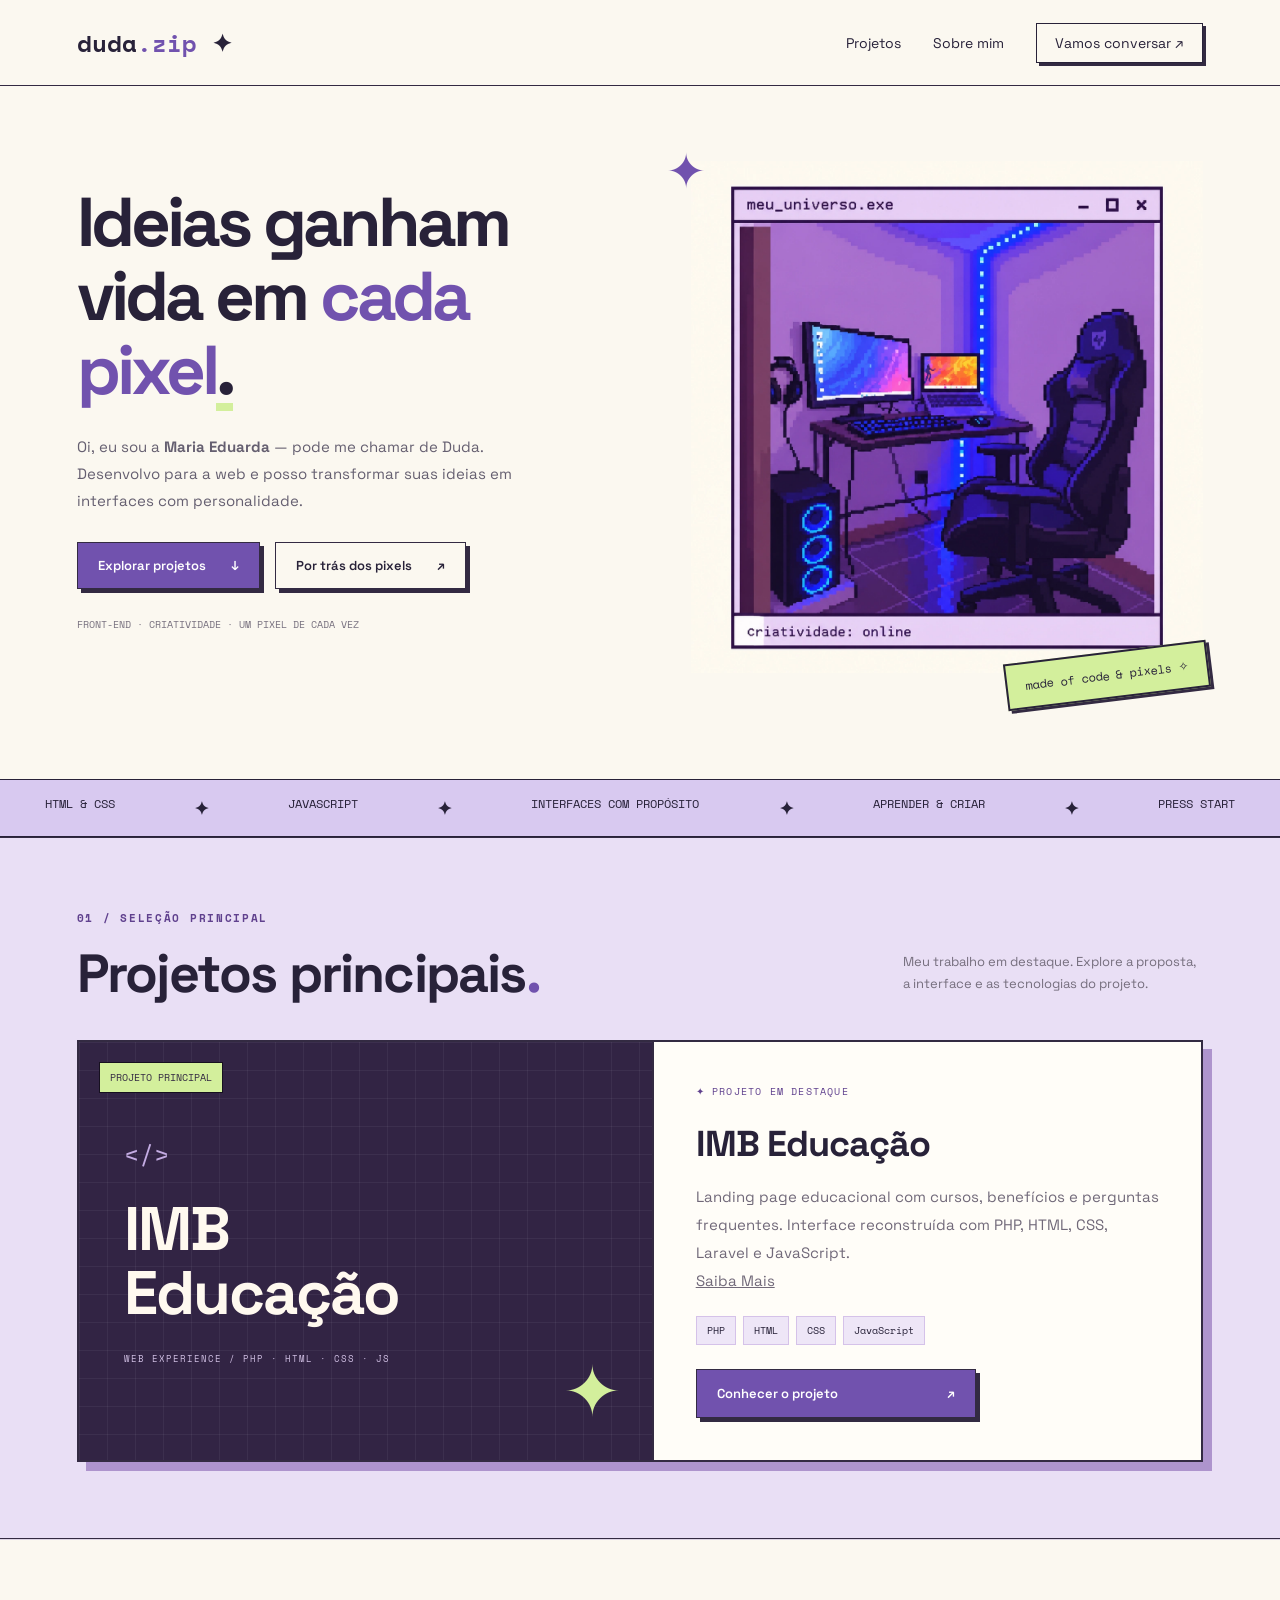
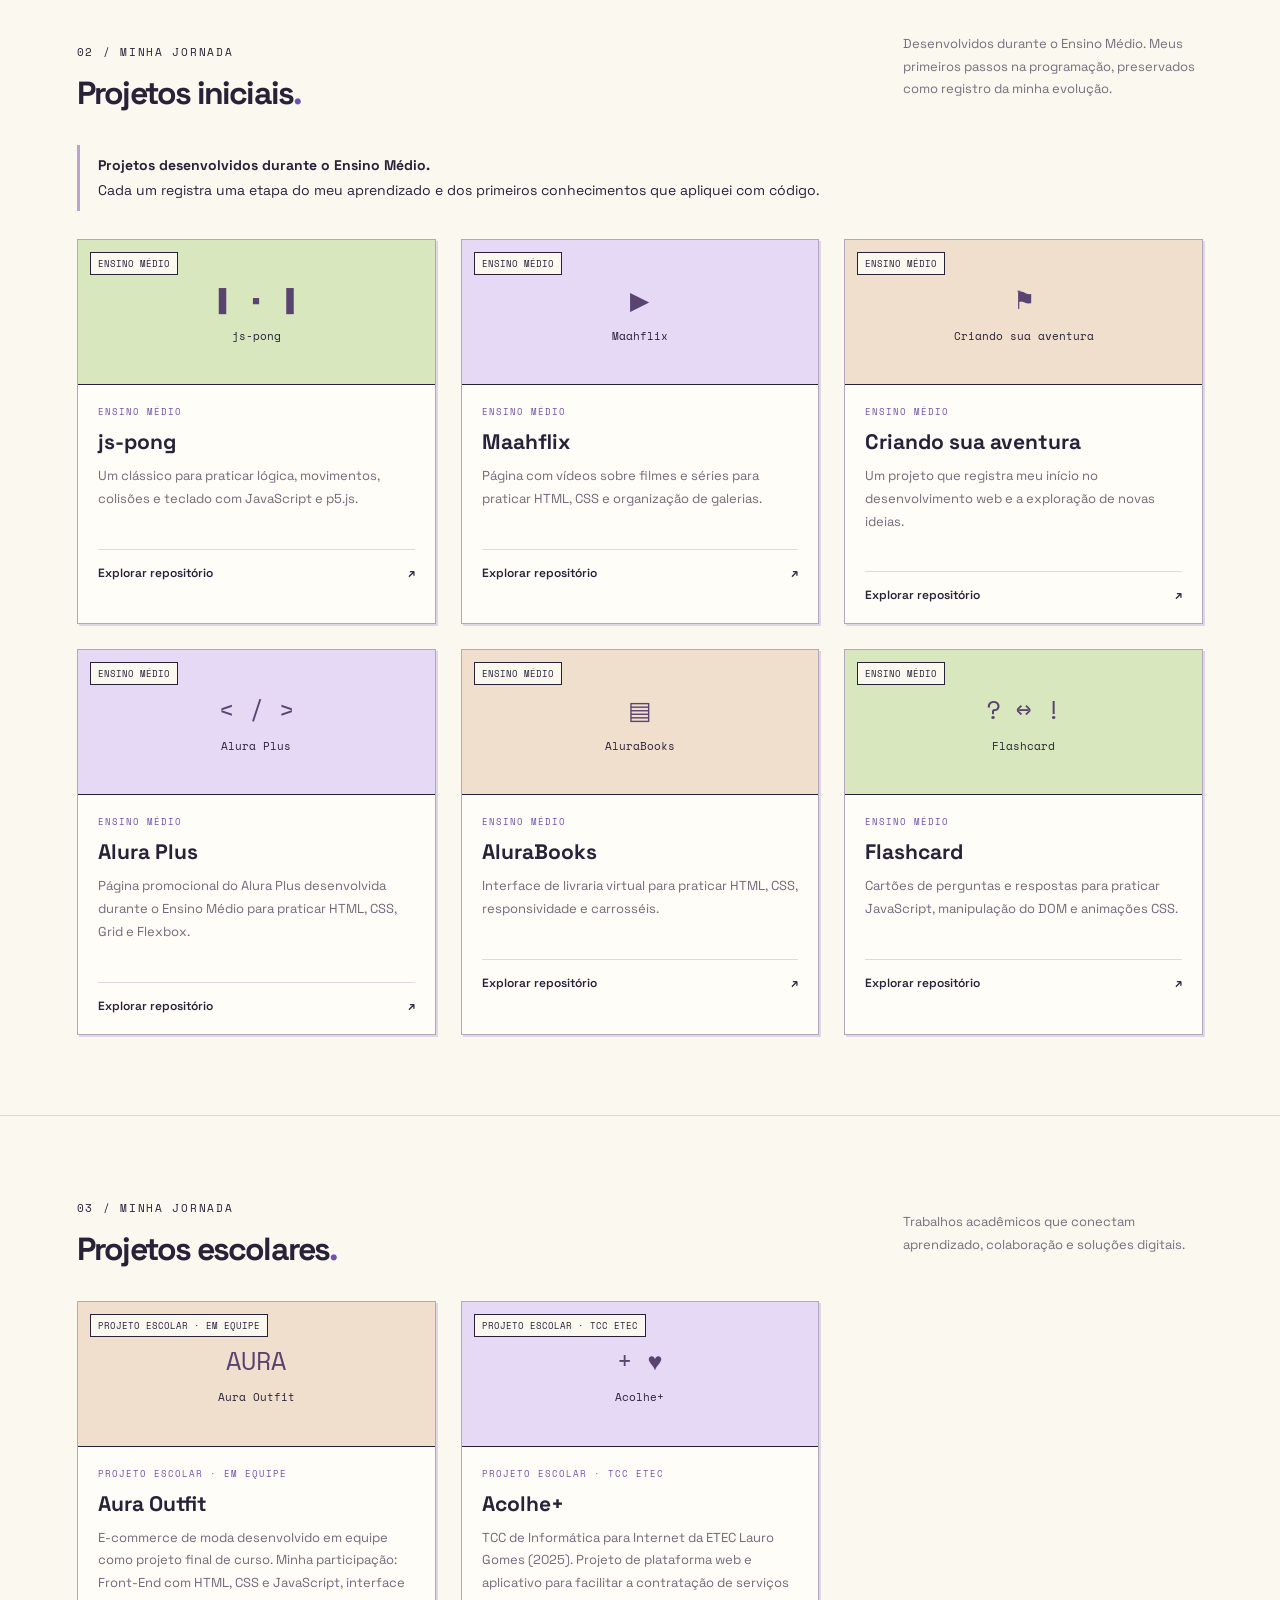
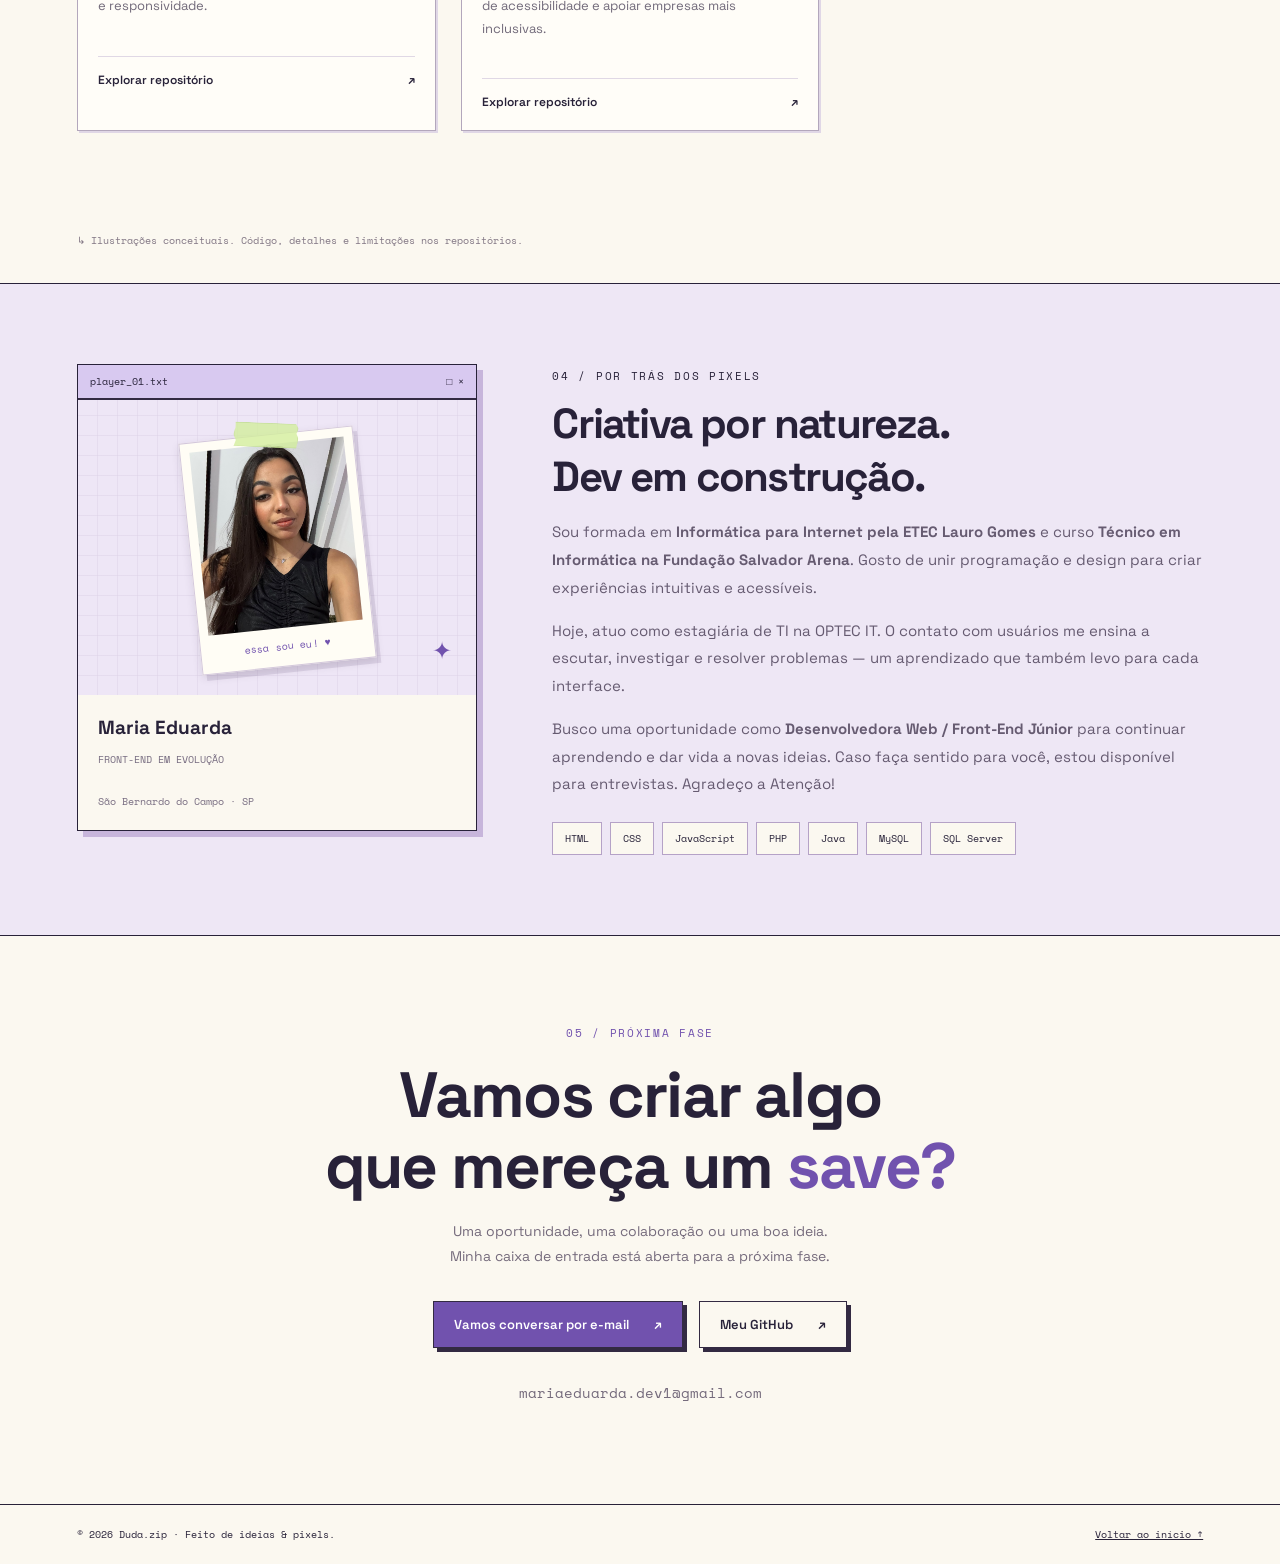
<file: index.html>
<!doctype html>
<html lang="pt-BR">

<head>
    <meta charset="utf-8">
    <meta name="viewport" content="width=device-width, initial-scale=1">
    <meta name="description"
        content="Maria Eduarda — desenvolvimento web, interfaces e ideias em construção. Explore meu portfólio de projetos.">
    <title>Duda.zip • Portfólio</title>
    <link rel="stylesheet" href="styles.css">
</head>

<body><a href="#conteudo" class="skip">Ir para o conteúdo</a>
    <header><a href="#" class="logo">duda<span>.zip</span> ✦</a>
        <nav aria-label="Principal"><a href="#projetos">Projetos</a><a href="#sobre">Sobre mim</a><a
                href="#contato">Vamos conversar ↗</a></nav>
    </header>
    <main id="conteudo">
        <section class="hero">
            <div>
                <h1>Ideias ganham<br>vida em <span>cada</span><br><span>pixel</span><em>.</em></h1>
                <p class="intro">Oi, eu sou a <strong>Maria Eduarda</strong> — pode me chamar de Duda. Desenvolvo para a
                    web e posso transformar suas ideias em interfaces com personalidade.</p>
                <div class="actions"><a class="btn" href="#projetos">Explorar projetos <span>↓</span></a><a
                        class="btn light" href="#sobre">Por trás dos pixels <span>↗</span></a></div>
                <p class="tiny">FRONT-END · CRIATIVIDADE · UM PIXEL DE CADA VEZ</p>
            </div>
            <div class="hero-art"><span class="spark" aria-hidden="true">✦</span><img class="universe-image"
                    src="assets/meu-universo.webp" width="1254" height="1254"
                    alt="Meu universo gamer em pixel art: computador, notebook e cadeira gamer com iluminação roxa e azul, na janela meu_universo.exe. Criatividade: online."
                    fetchpriority="high" />
                <div class="sticker">made of code & pixels ✧</div>
            </div>
        </section>
        <div class="ticker" aria-hidden="true"><span>HTML &
                CSS</span><b>✦</b><span>JAVASCRIPT</span><b>✦</b><span>INTERFACES COM
                PROPÓSITO</span><b>✦</b><span>APRENDER & CRIAR</span><b>✦</b><span>PRESS START</span></div>
        <section id="projetos" class="section project-section">
            <div class="section-head">
                <div><span class="eyebrow">01 / SELEÇÃO PRINCIPAL</span>
                    <h2>Projetos principais<span class="star">.</span></h2>
                </div>
                <p>Meu trabalho em destaque. Explore a proposta, a interface e as tecnologias do projeto.</p>
            </div>
            <div class="grid featured-grid">
                <article class="project">
                    <div class="preview books"><span class="num">PROJETO PRINCIPAL</span>
                        <div class="project-art" aria-hidden="true">
                            <span>&lt;/&gt;</span><strong>IMB<br>Educação</strong><small>WEB EXPERIENCE / PHP · HTML ·
                                CSS · JS</small></div>
                    </div>
                    <div class="card-body"><span class="category featured-label">✦ PROJETO EM DESTAQUE</span>
                        <h3>IMB Educação</h3>
                        <p>Landing page educacional com cursos, benefícios e perguntas frequentes. Interface
                            reconstruída com PHP, HTML, CSS, Laravel e JavaScript. <br> <a href="sobreimb.html">Saiba Mais</a>
                        <div class="feature-tech" aria-label="Saiba mais sobre o projeto IMB">
                            <span>PHP</span><span>HTML</span><span>CSS</span><span>JavaScript</span></div><a
                            class="project-link" href="https://github.com/duda-zip/imbProject" target="_blank"
                            rel="noopener">Conhecer o projeto <span>↗</span></a>
                    </div>
                </article>
            </div>
        </section>
        <section id="projetos-iniciais" class="section project-section">
            <div class="section-head">
                <div><span class="eyebrow">02 / MINHA JORNADA</span>
                    <h2>Projetos iniciais<span class="star">.</span></h2>
                </div>
                <p>Desenvolvidos durante o Ensino Médio. Meus primeiros passos na programação, preservados como registro
                    da minha evolução.</p>
            </div>
            <p class="school-note"><strong>Projetos desenvolvidos durante o Ensino Médio.</strong> Cada um registra uma
                etapa do meu aprendizado e dos primeiros conhecimentos que apliquei com código.</p>
            <div class="grid ">
                <article class="project">
                    <div class="preview pong"><span class="num">ENSINO MÉDIO</span>
                        <div class="project-art" aria-hidden="true"><span>▌ ▪ ▐</span><strong>js-pong</strong></div>
                    </div>
                    <div class="card-body"><span class="category">ENSINO MÉDIO</span>
                        <h3>js-pong</h3>
                        <p>Um clássico para praticar lógica, movimentos, colisões e teclado com JavaScript e p5.js.</p>
                        <a class="project-link" href="https://github.com/duda-zip/js-pong" target="_blank"
                            rel="noopener">Explorar repositório <span>↗</span></a>
                    </div>
                </article>
                <article class="project">
                    <div class="preview books"><span class="num">ENSINO MÉDIO</span>
                        <div class="project-art" aria-hidden="true"><span>▶</span><strong>Maahflix</strong></div>
                    </div>
                    <div class="card-body"><span class="category">ENSINO MÉDIO</span>
                        <h3>Maahflix</h3>
                        <p>Página com vídeos sobre filmes e séries para praticar HTML, CSS e organização de galerias.
                        </p><a class="project-link" href="https://github.com/duda-zip/Maahflix" target="_blank"
                            rel="noopener">Explorar repositório <span>↗</span></a>
                    </div>
                </article>
                <article class="project">
                    <div class="preview adventure"><span class="num">ENSINO MÉDIO</span>
                        <div class="project-art" aria-hidden="true"><span>⚑</span><strong>Criando sua aventura</strong>
                        </div>
                    </div>
                    <div class="card-body"><span class="category">ENSINO MÉDIO</span>
                        <h3>Criando sua aventura</h3>
                        <p>Um projeto que registra meu início no desenvolvimento web e a exploração de novas ideias.</p>
                        <a class="project-link" href="https://github.com/duda-zip/criando-sua-aventura" target="_blank"
                            rel="noopener">Explorar repositório <span>↗</span></a>
                    </div>
                </article>
                <article class="project">
                    <div class="preview books"><span class="num">ENSINO MÉDIO</span>
                        <div class="project-art" aria-hidden="true"><span>&lt; / &gt;</span><strong>Alura Plus</strong>
                        </div>
                    </div>
                    <div class="card-body"><span class="category">ENSINO MÉDIO</span>
                        <h3>Alura Plus</h3>
                        <p>Página promocional do Alura Plus desenvolvida durante o Ensino Médio para praticar HTML, CSS,
                            Grid e Flexbox.</p><a class="project-link"
                            href="https://github.com/duda-zip/maria-eduarda-projeto-3-bi-alura-" target="_blank"
                            rel="noopener">Explorar repositório <span>↗</span></a>
                    </div>
                </article>
                <article class="project">
                    <div class="preview adventure"><span class="num">ENSINO MÉDIO</span>
                        <div class="project-art" aria-hidden="true"><span>▤</span><strong>AluraBooks</strong></div>
                    </div>
                    <div class="card-body"><span class="category">ENSINO MÉDIO</span>
                        <h3>AluraBooks</h3>
                        <p>Interface de livraria virtual para praticar HTML, CSS, responsividade e carrosséis.</p><a
                            class="project-link" href="https://github.com/duda-zip/alurabook2" target="_blank"
                            rel="noopener">Explorar repositório <span>↗</span></a>
                    </div>
                </article>
                <article class="project">
                    <div class="preview pong"><span class="num">ENSINO MÉDIO</span>
                        <div class="project-art" aria-hidden="true"><span>? ↔ !</span><strong>Flashcard</strong></div>
                    </div>
                    <div class="card-body"><span class="category">ENSINO MÉDIO</span>
                        <h3>Flashcard</h3>
                        <p>Cartões de perguntas e respostas para praticar JavaScript, manipulação do DOM e animações
                            CSS.</p><a class="project-link" href="https://github.com/duda-zip/flachcard" target="_blank"
                            rel="noopener">Explorar repositório <span>↗</span></a>
                    </div>
                </article>
            </div>
        </section>
        <section id="projetos-escolares" class="section project-section">
            <div class="section-head">
                <div><span class="eyebrow">03 / MINHA JORNADA</span>
                    <h2>Projetos escolares<span class="star">.</span></h2>
                </div>
                <p>Trabalhos acadêmicos que conectam aprendizado, colaboração e soluções digitais.</p>
            </div>
            <div class="grid ">
                <article class="project">
                    <div class="preview adventure"><span class="num">PROJETO ESCOLAR · EM EQUIPE</span>
                        <div class="project-art" aria-hidden="true"><span>AURA</span><strong>Aura Outfit</strong></div>
                    </div>
                    <div class="card-body"><span class="category">PROJETO ESCOLAR · EM EQUIPE</span>
                        <h3>Aura Outfit</h3>
                        <p>E-commerce de moda desenvolvido em equipe como projeto final de curso. Minha participação:
                            Front-End com HTML, CSS e JavaScript, interface e responsividade.</p><a class="project-link"
                            href="https://github.com/duda-zip/aura-outfit" target="_blank" rel="noopener">Explorar
                            repositório <span>↗</span></a>
                    </div>
                </article>
                <article class="project">
                    <div class="preview books"><span class="num">PROJETO ESCOLAR · TCC ETEC</span>
                        <div class="project-art" aria-hidden="true"><span>+ ♥</span><strong>Acolhe+</strong></div>
                    </div>
                    <div class="card-body"><span class="category">PROJETO ESCOLAR · TCC ETEC</span>
                        <h3>Acolhe+</h3>
                        <p>TCC de Informática para Internet da ETEC Lauro Gomes (2025). Projeto de plataforma web e
                            aplicativo para facilitar a contratação de serviços de acessibilidade e apoiar empresas mais
                            inclusivas.</p><a class="project-link" href="https://github.com/duda-zip/acolhe-"
                            target="_blank" rel="noopener">Explorar repositório <span>↗</span></a>
                    </div>
                </article>
            </div>
        </section>
        <p class="footnote" style="padding:0 6% 25px">↳ Ilustrações conceituais. Código, detalhes e limitações nos
            repositórios.</p>
        <div class="about-wrap">
            <section class="section about" id="sobre">
                <div class="profile-window">
                    <div class="bar"><span>player_01.txt</span><span aria-hidden="true">□ ×</span></div>
                    <div class="avatar photo-board">
                        <figure class="photo-note"><span class="photo-tape" aria-hidden="true"></span><img
                                src="assets/maria-eduarda.jpg" alt="Foto de Maria Eduarda" width="1200" height="1600"
                                loading="lazy">
                            <figcaption>essa sou eu! <span aria-hidden="true">♥</span></figcaption>
                        </figure><span class="board-spark" aria-hidden="true">✦</span>
                    </div>
                    <div class="profile-meta"><strong>Maria Eduarda</strong><span>FRONT-END EM EVOLUÇÃO<br><br>São
                            Bernardo do Campo · SP</span></div>
                </div>
                <div class="about-copy"><span class="eyebrow">04 / POR TRÁS DOS PIXELS</span>
                    <h2>Criativa por natureza.<br>Dev em construção.</h2>
                    <p>Sou formada em <strong>Informática para Internet pela ETEC Lauro Gomes</strong> e curso
                        <strong>Técnico em Informática na Fundação Salvador Arena</strong>. Gosto de unir programação e
                        design para criar experiências intuitivas e acessíveis.</p>
                    <p>Hoje, atuo como estagiária de TI na OPTEC IT. O contato com usuários me ensina a escutar,
                        investigar e resolver problemas — um aprendizado que também levo para cada interface.</p>
                    <p>Busco uma oportunidade como <strong>Desenvolvedora Web / Front-End Júnior</strong> para continuar
                        aprendendo e dar vida a novas ideias. Caso faça sentido para você, estou disponível para entrevistas. Agradeço a Atenção! </p>
                    <div class="skills" aria-label="Conhecimentos">
                        <span>HTML</span><span>CSS</span><span>JavaScript</span><span>PHP</span><span>Java</span><span>MySQL</span><span>SQL
                            Server</span></div>
                </div>
            </section>
        </div>
        <section class="contact" id="contato"><span class="eyebrow">05 / PRÓXIMA FASE</span>
            <h2>Vamos criar algo<br>que mereça um <span class="star">save?</span></h2>
            <p>Uma oportunidade, uma colaboração ou uma boa ideia.<br>Minha caixa de entrada está aberta para a próxima
                fase.</p><a class="btn" href="mailto:mariaeduarda.dev1@gmail.com">Vamos conversar por e-mail
                <span>↗</span></a><a class="btn light" href="https://github.com/duda-zip" target="_blank"
                rel="noopener">Meu GitHub <span>↗</span></a>
            <p class="tiny">mariaeduarda.dev1@gmail.com</p>
        </section>
    </main>
    <footer><span>© <span id="year">2026</span> Duda.zip · Feito de ideias & pixels.</span><a href="#">Voltar ao início
            ↑</a></footer>
    <script src="script.js" defer></script>
</body>

</html>
</file>
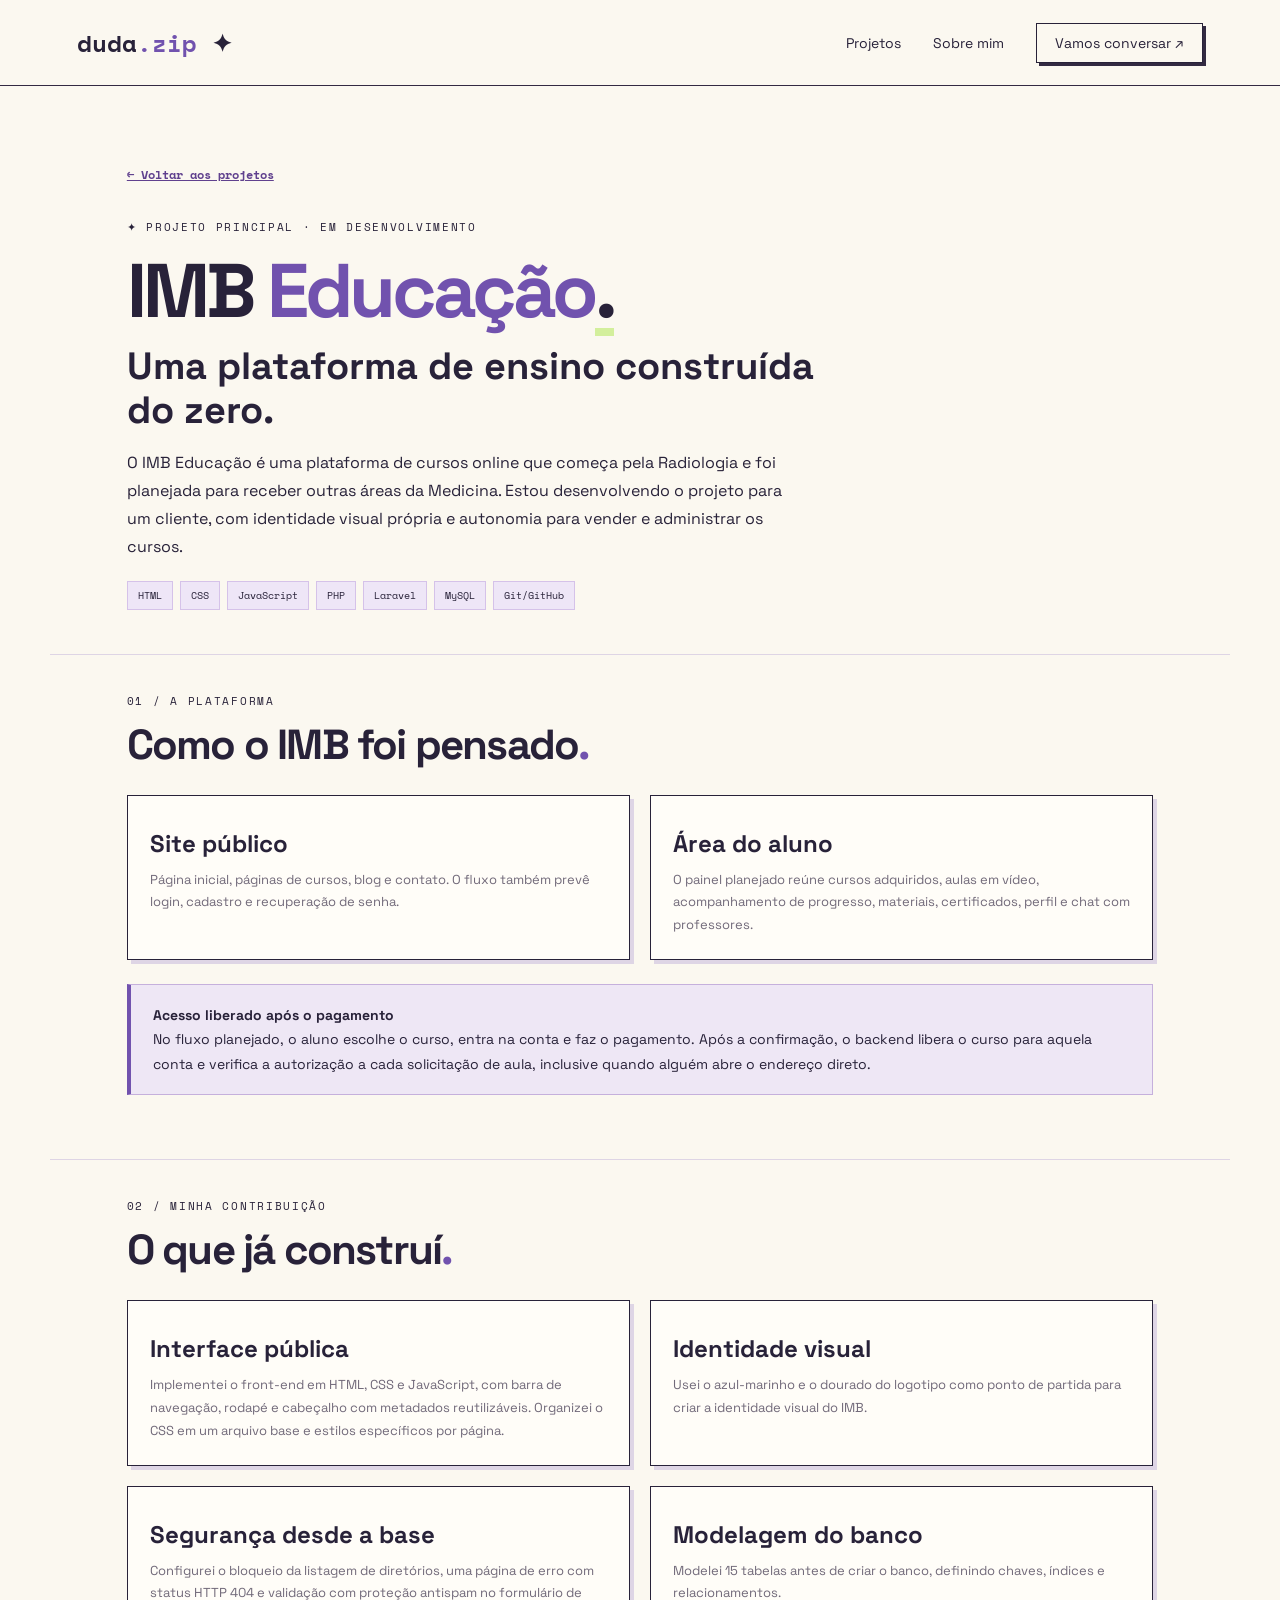
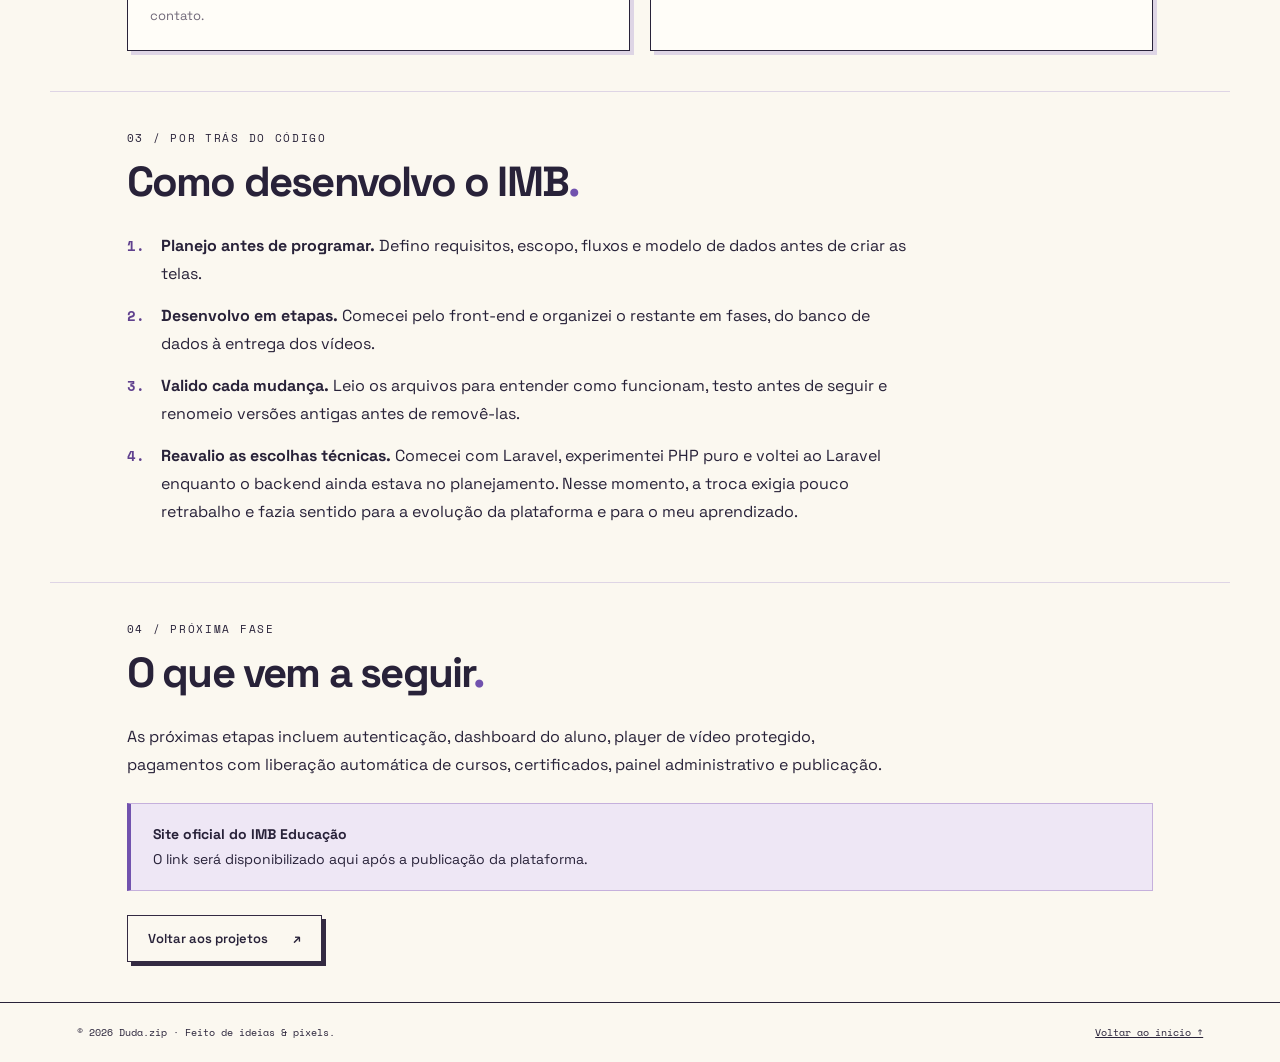
<file: sobreimb.html>
<!DOCTYPE html>
<html lang="en">
<head>
    <meta charset="UTF-8">
    <meta name="viewport" content="width=device-width, initial-scale=1.0">
    <meta name="description"
        content="Maria Eduarda — desenvolvimento do Projeto Imb">
    <title>Projeto IMB Educação</title>
 <link rel="stylesheet" href="styles.css">
</head>
<body>
  <a class="skip" href="#conteudo">Ir para o conteúdo</a>
  <header>
    <a href="index.html" class="logo">duda<span>.zip</span> ✦</a>
    <nav aria-label="Principal">
      <a href="index.html#projetos">Projetos</a>
      <a href="index.html#sobre">Sobre mim</a>
      <a href="index.html#contato">Vamos conversar ↗</a>
    </nav>
  </header>

  <main id="conteudo" class="case-study">
    <section class="section case-intro" aria-labelledby="titulo">
      <a class="case-back" href="index.html#projetos">← Voltar aos projetos</a>
      <span class="eyebrow">✦ PROJETO PRINCIPAL · EM DESENVOLVIMENTO</span>
      <h1 id="titulo">IMB <span>Educação</span><em>.</em></h1>
      <p class="case-subtitle">Uma plataforma de ensino construída do zero.</p>
      <p class="case-description">O IMB Educação é uma plataforma de cursos online que começa pela Radiologia e foi planejada para receber outras áreas da Medicina. Estou desenvolvendo o projeto para um cliente, com identidade visual própria e autonomia para vender e administrar os cursos.</p>
      <div class="feature-tech" aria-label="Tecnologias do projeto">
        <span>HTML</span><span>CSS</span><span>JavaScript</span><span>PHP</span><span>Laravel</span><span>MySQL</span><span>Git/GitHub</span>
      </div>
    </section>

    <section class="section case-section" aria-labelledby="funciona">
      <span class="eyebrow">01 / A PLATAFORMA</span>
      <h2 id="funciona">Como o IMB foi pensado<span class="star">.</span></h2>
      <div class="case-grid">
        <article class="project card-body">
          <h3>Site público</h3>
          <p>Página inicial, páginas de cursos, blog e contato. O fluxo também prevê login, cadastro e recuperação de senha.</p>
        </article>
        <article class="project card-body">
          <h3>Área do aluno</h3>
          <p>O painel planejado reúne cursos adquiridos, aulas em vídeo, acompanhamento de progresso, materiais, certificados, perfil e chat com professores.</p>
        </article>
      </div>
      <p class="school-note"><strong>Acesso liberado após o pagamento</strong> No fluxo planejado, o aluno escolhe o curso, entra na conta e faz o pagamento. Após a confirmação, o backend libera o curso para aquela conta e verifica a autorização a cada solicitação de aula, inclusive quando alguém abre o endereço direto.</p>
    </section>

    <section class="section case-section" aria-labelledby="construcao">
      <span class="eyebrow">02 / MINHA CONTRIBUIÇÃO</span>
      <h2 id="construcao">O que já construí<span class="star">.</span></h2>
      <div class="case-grid">
        <article class="project card-body">
          <h3>Interface pública</h3>
          <p>Implementei o front-end em HTML, CSS e JavaScript, com barra de navegação, rodapé e cabeçalho com metadados reutilizáveis. Organizei o CSS em um arquivo base e estilos específicos por página.</p>
        </article>
        <article class="project card-body">
          <h3>Identidade visual</h3>
          <p>Usei o azul-marinho e o dourado do logotipo como ponto de partida para criar a identidade visual do IMB.</p>
        </article>
        <article class="project card-body">
          <h3>Segurança desde a base</h3>
          <p>Configurei o bloqueio da listagem de diretórios, uma página de erro com status HTTP 404 e validação com proteção antispam no formulário de contato.</p>
        </article>
        <article class="project card-body">
          <h3>Modelagem do banco</h3>
          <p>Modelei 15 tabelas antes de criar o banco, definindo chaves, índices e relacionamentos.</p>
        </article>
      </div>
    </section>

    <section class="section case-section" aria-labelledby="processo">
      <span class="eyebrow">03 / POR TRÁS DO CÓDIGO</span>
      <h2 id="processo">Como desenvolvo o IMB<span class="star">.</span></h2>
      <ol class="case-process">
        <li><strong>Planejo antes de programar.</strong> Defino requisitos, escopo, fluxos e modelo de dados antes de criar as telas.</li>
        <li><strong>Desenvolvo em etapas.</strong> Comecei pelo front-end e organizei o restante em fases, do banco de dados à entrega dos vídeos.</li>
        <li><strong>Valido cada mudança.</strong> Leio os arquivos para entender como funcionam, testo antes de seguir e renomeio versões antigas antes de removê-las.</li>
        <li><strong>Reavalio as escolhas técnicas.</strong> Comecei com Laravel, experimentei PHP puro e voltei ao Laravel enquanto o backend ainda estava no planejamento. Nesse momento, a troca exigia pouco retrabalho e fazia sentido para a evolução da plataforma e para o meu aprendizado.</li>
      </ol>
    </section>

    <section class="section case-section" aria-labelledby="proximas">
      <span class="eyebrow">04 / PRÓXIMA FASE</span>
      <h2 id="proximas">O que vem a seguir<span class="star">.</span></h2>
      <p>As próximas etapas incluem autenticação, dashboard do aluno, player de vídeo protegido, pagamentos com liberação automática de cursos, certificados, painel administrativo e publicação.</p>
      <div class="case-launch school-note">
        <strong>Site oficial do IMB Educação</strong>
        <p>O link será disponibilizado aqui após a publicação da plataforma.</p>
      </div>
      <a class="btn light" href="index.html#projetos">Voltar aos projetos <span aria-hidden="true">↗</span></a>
    </section>
  </main>

  <footer>
    <span>© <span id="year">2026</span> Duda.zip · Feito de ideias &amp; pixels.</span>
    <a href="#">Voltar ao início ↑</a>
  </footer>
  <script src="script.js" defer></script>
</body>
</html>
</file>
<file: styles.css>
@import url("https://fonts.googleapis.com/css2?family=Space+Grotesk:wght@400;500;600;700&family=Space+Mono:wght@400;700&display=swap");
:root {
  --ink: #282239;
  --paper: #fbf8f0;
  --purple: #7152ae;
  --lilac: #d8c9f0;
  --green: #d3ef9c;
  --line: #332a42;
}
* {
  box-sizing: border-box;
}
html {
  scroll-behavior: smooth;
  scroll-padding-top: 100px;
}
body {
  margin: 0;
  background: var(--paper);
  color: var(--ink);
  font:
    16px "Space Grotesk",
    sans-serif;
}
a {
  color: inherit;
}
button {
  font: inherit;
  cursor: pointer;
}
button,
a {
  touch-action: manipulation;
}
a:focus-visible,
button:focus-visible {
  outline: 3px solid #7d4ac9;
  outline-offset: 5px;
}
.mono,
.eyebrow,
.tag,
.num {
  font-family: "Space Mono", monospace;
}
header {
  height: 86px;
  border-bottom: 1.5px solid var(--line);
  display: flex;
  align-items: center;
  justify-content: space-between;
  padding: 0 6%;
  background: var(--paper);
}
.logo {
  font:
    bold 24px "Space Mono",
    monospace;
  text-decoration: none;
}
.logo span {
  color: var(--purple);
}
nav {
  display: flex;
  gap: 32px;
  align-items: center;
}
nav a {
  text-decoration: none;
  font-size: 14px;
}
nav a:last-child {
  border: 1.5px solid;
  padding: 10px 18px;
  box-shadow: 3px 3px 0 var(--line);
}
main {
  overflow: hidden;
}
.hero {
  position: relative;
  display: grid;
  grid-template-columns: 1.12fr 1fr;
  gap: 40px;
  padding: 75px 6% 80px;
  max-width: 1600px;
  margin: auto;
}
.eyebrow {
  font-size: 11px;
  text-transform: uppercase;
  letter-spacing: 1.7px;
}
.status {
  display: inline-flex;
  align-items: center;
  gap: 9px;
  background: #edf3dd;
  border: 1px solid #a0ac85;
  padding: 8px 12px;
  font-size: 10px;
  letter-spacing: 0.7px;
}
.dot {
  width: 7px;
  height: 7px;
  background: #587a34;
  box-shadow: 2px 2px 0 #bccd9c;
}
h1 {
  font-size: clamp(48px, 5.4vw, 82px);
  line-height: 1.07;
  letter-spacing: -4px;
  margin: 25px 0;
}
h1 span {
  color: var(--purple);
}
h1 em {
  font-style: normal;
  position: relative;
}
h1 em:after {
  content: "";
  position: absolute;
  bottom: 3px;
  left: 0;
  width: 100%;
  height: 8px;
  background: var(--green);
  z-index: -1;
}
.intro {
  max-width: 440px;
  line-height: 1.8;
  color: #655f70;
  font-size: 15px;
}
.actions {
  display: flex;
  gap: 15px;
  margin: 28px 0;
}
.btn {
  display: inline-flex;
  gap: 25px;
  align-items: center;
  padding: 14px 20px;
  border: 1.5px solid var(--line);
  box-shadow: 4px 4px 0 var(--line);
  background: var(--purple);
  color: white;
  text-decoration: none;
  font-size: 13px;
  font-weight: 600;
}
.btn:hover {
  transform: translate(2px, 2px);
  box-shadow: 2px 2px 0 var(--line);
}
.btn.light {
  background: var(--paper);
  color: var(--ink);
}
.tiny {
  font:
    10px "Space Mono",
    monospace;
  color: #78717f;
}
.hero-art {
  position: relative;
  align-self: center;
  padding: 10px 6px 26px;
}
.window {
  border: 2px solid var(--line);
  box-shadow: 8px 8px 0 #c6b6dd;
  background: #eee6fa;
  transform: rotate(2deg);
}
.bar {
  height: 35px;
  border-bottom: 2px solid var(--line);
  display: flex;
  align-items: center;
  justify-content: space-between;
  padding: 0 12px;
  font:
    10px "Space Mono",
    monospace;
  background: var(--lilac);
}
.controls {
  letter-spacing: 5px;
}
.scene {
  width: 100%;
  display: block;
  image-rendering: pixelated;
  background: #eadff9;
}
.caption {
  padding: 12px;
  background: #fffaf3;
  border-top: 2px solid;
  font:
    10px "Space Mono",
    monospace;
  display: flex;
  justify-content: space-between;
}
.sticker {
  position: absolute;
  right: -6px;
  bottom: 0;
  background: var(--green);
  border: 2px solid;
  box-shadow: 3px 3px 0 var(--line);
  padding: 13px 18px;
  transform: rotate(-7deg);
  font:
    12px "Space Mono",
    monospace;
}
.spark {
  position: absolute;
  left: -25px;
  top: -20px;
  font-size: 48px;
  color: var(--purple);
}
.ticker {
  background: var(--lilac);
  border-block: 1.5px solid;
  display: flex;
  justify-content: space-around;
  gap: 30px;
  padding: 15px 20px;
  font:
    12px "Space Mono",
    monospace;
  white-space: nowrap;
  overflow: hidden;
}
.ticker b {
  font-size: 18px;
}
.section {
  padding: 80px 6%;
  max-width: 1600px;
  margin: auto;
}
.section-head {
  display: flex;
  align-items: end;
  justify-content: space-between;
  gap: 20px;
  margin-bottom: 32px;
}
h2 {
  font-size: 42px;
  letter-spacing: -1.8px;
  margin: 12px 0 0;
}
.section-head p {
  font-size: 13px;
  color: #756e7d;
  max-width: 300px;
  line-height: 1.7;
}
.filters {
  display: flex;
  gap: 9px;
  margin: 28px 0;
}
.filter {
  border: 1px solid #b6aebd;
  background: transparent;
  padding: 8px 16px;
  font:
    11px "Space Mono",
    monospace;
}
.filter.active {
  background: var(--ink);
  color: white;
  border-color: var(--ink);
}
.grid {
  display: grid;
  grid-template-columns: repeat(3, 1fr);
  gap: 25px;
}
.project {
  border: 1.5px solid;
  background: #fffdf8;
  box-shadow: 4px 4px 0 #ded5e5;
  display: flex;
  flex-direction: column;
}
.project[hidden] {
  display: none;
}
.preview {
  height: 205px;
  position: relative;
  overflow: hidden;
  display: grid;
  place-items: center;
  border-bottom: 1.5px solid;
}
.num {
  position: absolute;
  left: 12px;
  top: 12px;
  font-size: 9px;
  background: var(--paper);
  padding: 4px 7px;
  border: 1px solid;
}
.books {
  background: #e6d9f6;
}
.mini-browser {
  width: 78%;
  background: #fffefb;
  box-shadow: 6px 6px 0 #b19acb;
  border: 1px solid #6c5688;
  transform: rotate(-5deg);
}
.mini-bar {
  padding: 7px;
  border-bottom: 1px solid;
  font: 7px monospace;
}
.mini-title {
  text-align: center;
  background: #372755;
  color: white;
  padding: 13px;
  font-size: 12px;
}
.shelf {
  display: flex;
  gap: 10px;
  justify-content: center;
  padding: 20px;
}
.book {
  height: 55px;
  width: 36px;
  background: #e8b571;
  box-shadow: 2px 2px 0 #ccc;
  border-left: 4px solid #bd884b;
}
.book:nth-child(2) {
  background: #a4b4d5;
  border-color: #6c83af;
}
.book:nth-child(3) {
  background: #b3c892;
  border-color: #8caa64;
}
.pong {
  background: #d9e7be;
}
.court {
  width: 76%;
  height: 135px;
  background: #252932;
  border: 5px solid #f1f5dd;
  box-shadow: 6px 6px 0 #a1b57d;
  position: relative;
}
.court:before {
  content: "01    02";
  position: absolute;
  inset: 8px;
  text-align: center;
  color: #e9f4c8;
  font: 20px monospace;
  white-space: pre;
}
.court:after {
  content: "";
  position: absolute;
  left: 50%;
  top: 40px;
  bottom: 8px;
  border-left: 2px dashed #87926d;
}
.paddle {
  position: absolute;
  left: 10px;
  top: 62px;
  width: 5px;
  height: 29px;
  background: #d7edab;
}
.paddle.right {
  left: auto;
  right: 10px;
  top: 78px;
}
.ball {
  position: absolute;
  left: 60%;
  top: 60px;
  width: 7px;
  height: 7px;
  background: #d7edab;
}
.adventure {
  background: #f1dfcd;
}
.landscape {
  width: 100%;
  height: 100%;
  position: relative;
  background: linear-gradient(#dce8d0 65%, #89a176 65% 73%, #6f7e58 73%);
  image-rendering: pixelated;
}
.mountain {
  position: absolute;
  bottom: 32%;
  width: 140px;
  height: 100px;
  background: #a7b79a;
  clip-path: polygon(50% 0, 100% 100%, 0 100%);
}
.mountain.a {
  left: 10%;
}
.mountain.b {
  right: 0;
  height: 135px;
  background: #bac9a9;
}
.trail {
  position: absolute;
  bottom: 0;
  left: 38%;
  width: 65px;
  height: 60px;
  background: #d2bd96;
  transform: skewX(-25deg);
}
.flag {
  position: absolute;
  left: 55%;
  bottom: 27%;
  height: 50px;
  border-left: 4px solid #473c43;
}
.flag:after {
  content: "";
  display: block;
  width: 25px;
  height: 18px;
  background: #9879b8;
}
.card-body {
  padding: 22px;
  flex: 1;
  display: flex;
  flex-direction: column;
}
.category {
  font:
    9px "Space Mono",
    monospace;
  text-transform: uppercase;
  letter-spacing: 1px;
  color: var(--purple);
}
h3 {
  font-size: 24px;
  margin: 10px 0;
}
.card-body p {
  font-size: 13px;
  line-height: 1.75;
  color: #716979;
  margin: 0 0 18px;
}
.tags {
  display: flex;
  flex-wrap: wrap;
  gap: 6px;
  margin-top: auto;
}
.tag {
  font-size: 9px;
  border: 1px solid #d5ccd9;
  padding: 4px 7px;
}
.project-link {
  margin-top: 20px;
  padding-top: 15px;
  border-top: 1px solid #e0d8e5;
  display: flex;
  justify-content: space-between;
  text-decoration: none;
  font-size: 12px;
  font-weight: 600;
}
.footnote {
  font:
    10px "Space Mono",
    monospace;
  color: #807583;
  margin-top: 22px;
}
.about-wrap {
  background: #eee7f5;
  border-block: 1.5px solid;
}
.about {
  display: grid;
  grid-template-columns: 0.8fr 1.3fr;
  gap: 75px;
}
.profile-window {
  background: var(--paper);
  border: 1.5px solid;
  box-shadow: 6px 6px 0 #c7b5db;
  align-self: start;
}
.avatar {
  padding: 35px;
  text-align: center;
  font:
    54px "Space Mono",
    monospace;
  color: var(--purple);
  background:
    repeating-linear-gradient(
      0deg,
      transparent,
      transparent 19px,
      #ddd2e7 20px
    ),
    repeating-linear-gradient(90deg, #eee6f6, #eee6f6 19px, #ddd2e7 20px);
}
.profile-meta {
  padding: 20px;
}
.profile-meta strong {
  display: block;
  font-size: 19px;
  margin-bottom: 7px;
}
.profile-meta span {
  font:
    10px "Space Mono",
    monospace;
  color: #776c80;
}
.about-copy p {
  line-height: 1.85;
  font-size: 15px;
  color: #665b71;
}
.skills {
  display: flex;
  flex-wrap: wrap;
  gap: 8px;
  margin-top: 24px;
}
.skills span {
  background: var(--paper);
  border: 1px solid #b5a2c7;
  padding: 8px 12px;
  font:
    10px "Space Mono",
    monospace;
}
.contact {
  text-align: center;
  padding: 85px 6%;
}
.contact h2 {
  font-size: clamp(35px, 5vw, 65px);
  max-width: 760px;
  margin: 18px auto;
  line-height: 1.1;
}
.contact p {
  color: #756b7c;
  font-size: 14px;
  line-height: 1.8;
}
.contact .btn {
  margin: 18px 8px;
}
.contact .eyebrow {
  color: var(--purple);
}
footer {
  padding: 22px 6%;
  border-top: 1px solid;
  display: flex;
  justify-content: space-between;
  font:
    10px "Space Mono",
    monospace;
}
.star {
  color: var(--purple);
}
.skip {
  position: fixed;
  top: -100px;
  z-index: 9;
  background: white;
  padding: 10px;
}
.skip:focus {
  top: 10px;
}
@media (max-width: 900px) {
  .hero {
    gap: 20px;
    padding-top: 45px;
  }
  h1 {
    letter-spacing: -2px;
  }
  .grid {
    grid-template-columns: 1fr 1fr;
  }
  .about {
    gap: 35px;
  }
  .hero-art {
    padding-right: 10px;
  }
  .spark {
    display: none;
  }
  nav {
    gap: 18px;
  }
  .preview {
    height: 185px;
  }
}
@media (max-width: 650px) {
  header {
    height: 75px;
    padding: 0 6%;
  }
  .logo {
    font-size: 20px;
  }
  nav {
    gap: 13px;
  }
  nav a {
    font-size: 11px;
  }
  nav a:last-child {
    padding: 8px;
  }
  .hero {
    grid-template-columns: 1fr;
    padding: 38px 6% 50px;
    gap: 24px;
  }
  h1 {
    font-size: 53px;
  }
  .hero-art {
    max-width: 460px;
    width: 95%;
    margin: auto;
  }
  .intro {
    font-size: 14px;
  }
  .grid {
    grid-template-columns: 1fr;
  }
  .section {
    padding: 50px 6%;
  }
  .section-head {
    display: block;
  }
  h2 {
    font-size: 34px;
  }
  .section-head p {
    max-width: 100%;
  }
  .about {
    grid-template-columns: 1fr;
    gap: 35px;
  }
  .profile-window {
    max-width: 350px;
    width: 100%;
    margin: auto;
  }
  .preview {
    height: 225px;
  }
  .ticker {
    justify-content: flex-start;
    font-size: 10px;
    gap: 24px;
  }
  .contact {
    padding: 55px 6%;
  }
  footer {
    line-height: 1.8;
    gap: 20px;
  }
  .btn {
    font-size: 12px;
    padding: 13px 15px;
  }
  .filters {
    flex-wrap: wrap;
  }
  .contact .btn {
    max-width: 100%;
    font-size: 11px;
  }
}
@media (prefers-reduced-motion: reduce) {
  html {
    scroll-behavior: auto;
  }
}
.project-section + .project-section {
  border-top: 1px solid #ded5e5;
}
.project-art {
  text-align: center;
  padding: 25px;
}
.project-art span {
  display: block;
  font:
    38px "Space Mono",
    monospace;
  color: #594371;
  margin-bottom: 15px;
}
.project-art strong {
  font:
    14px "Space Mono",
    monospace;
  display: block;
  overflow-wrap: anywhere;
}
.school-note {
  background: #eee7f5;
  border: 1px solid #c5b0dc;
  border-left: 4px solid #7152ae;
  padding: 18px 22px;
  font-size: 14px;
  line-height: 1.8;
  margin-bottom: 28px;
}
.school-note strong {
  display: block;
}
.pending-link {
  font:
    11px "Space Mono",
    monospace !important;
  border-top: 1px solid #e0d8e5;
  padding-top: 15px;
  margin-top: auto !important;
}
.project h3 {
  overflow-wrap: anywhere;
}
.featured-grid {
  grid-template-columns: 1fr;
}
.featured-grid .project {
  display: grid;
  grid-template-columns: 1fr 1fr;
}
.featured-grid .preview {
  height: auto;
  min-height: 250px;
  border-bottom: 0;
  border-right: 1.5px solid;
}
.featured-grid .project-art span {
  font-size: 65px;
}
@media (max-width: 650px) {
  .featured-grid .project {
    display: flex;
  }
  .featured-grid .preview {
    border-right: 0;
    border-bottom: 1.5px solid;
  }
}
.universe-image {
  display: block;
  width: 100%;
  height: auto;
}
.hero-art {
  padding: 0 0 26px;
}
.hero-art .spark {
  z-index: 1;
}
@media (max-width: 650px) {
  .hero-art {
    width: 100%;
    max-width: 460px;
  }
  .hero-art .sticker {
    right: 4px;
  }
}
/* Visual hierarchy: featured work leads; learning projects remain compact. */
#projetos {
  background: #e9dff5;
  border-block: 1.5px solid #332a42;
  max-width: none;
  position: relative;
  padding-top: 68px;
  padding-bottom: 76px;
}
#projetos .section-head {
  max-width: 1380px;
  margin-inline: auto;
}
#projetos .section-head h2 {
  font-size: clamp(38px, 4.2vw, 60px);
}
#projetos .section-head .eyebrow {
  color: #60418e;
  font-weight: 700;
}
#projetos .featured-grid {
  max-width: 1380px;
  margin: auto;
}
.featured-grid .project {
  border: 2px solid #332a42;
  box-shadow: 9px 9px 0 #ae94cd;
  grid-template-columns: 1.05fr 1fr;
  background: #fffdf8;
}
.featured-grid .preview {
  min-height: 380px;
  background: #322444;
  position: relative;
  border-right: 2px solid #332a42;
  color: #f5effc;
  isolation: isolate;
}
.featured-grid .preview:before {
  content: "";
  position: absolute;
  inset: 0;
  z-index: -1;
  background-image:
    linear-gradient(#ffffff0d 1px, transparent 1px),
    linear-gradient(90deg, #ffffff0d 1px, transparent 1px);
  background-size: 28px 28px;
}
.featured-grid .preview:after {
  content: "✦";
  position: absolute;
  bottom: 24px;
  right: 30px;
  color: #d3ef9c;
  font-size: 70px;
}
.featured-grid .num {
  left: 20px;
  top: 20px;
  background: #d3ef9c;
  color: #332a42;
  border: 1px solid #16101f;
  padding: 7px 10px;
  font-size: 10px;
}
.featured-grid .project-art {
  text-align: left;
  width: 100%;
  padding: 65px 45px;
}
.featured-grid .project-art > span {
  color: #c4ace3;
  font-size: 25px;
  margin-bottom: 24px;
}
.featured-grid .project-art strong {
  font:
    700 clamp(40px, 4.8vw, 68px)/1.05 "Space Grotesk",
    sans-serif;
  letter-spacing: -2px;
  color: #fff9ef;
}
.featured-grid .project-art small {
  display: block;
  margin-top: 25px;
  font:
    9px "Space Mono",
    monospace;
  letter-spacing: 1px;
  color: #d1c0e4;
  max-width: 75%;
  line-height: 1.8;
}
.featured-grid .card-body {
  padding: 42px;
  justify-content: center;
}
.featured-label {
  color: #60418e;
  font-size: 10px;
  letter-spacing: 1.2px;
}
.featured-grid h3 {
  font-size: 36px;
  letter-spacing: -1px;
  margin: 22px 0 16px;
}
.featured-grid .card-body > p {
  font-size: 15px;
  line-height: 1.85;
}
.feature-tech {
  display: flex;
  flex-wrap: wrap;
  gap: 7px;
  margin: 4px 0 24px;
}
.feature-tech span {
  padding: 6px 10px;
  background: #eee6f7;
  border: 1px solid #d5c2e9;
  font:
    10px "Space Mono",
    monospace;
}
.featured-grid .project-link {
  background: #7152ae;
  color: white;
  padding: 15px 20px;
  border: 1.5px solid #332a42;
  box-shadow: 4px 4px 0 #332a42;
  margin-top: 0;
  max-width: 280px;
  gap: 25px;
  font-size: 13px;
}
.featured-grid .project-link:hover {
  background: #5d3c96;
}
#projetos-iniciais h2,
#projetos-escolares h2 {
  font-size: 32px;
}
#projetos-iniciais .preview,
#projetos-escolares .preview {
  height: 145px;
}
#projetos-iniciais .project-art,
#projetos-escolares .project-art {
  padding: 22px;
}
#projetos-iniciais .project-art > span,
#projetos-escolares .project-art > span {
  font-size: 25px;
  margin-bottom: 10px;
}
#projetos-iniciais .project-art strong,
#projetos-escolares .project-art strong {
  font-size: 11px;
}
#projetos-iniciais .project,
#projetos-escolares .project {
  box-shadow: 2px 2px 0 #e0d7e6;
  border-color: #b3a7bc;
}
#projetos-iniciais h3,
#projetos-escolares h3 {
  font-size: 21px;
}
#projetos-iniciais .card-body,
#projetos-escolares .card-body {
  padding: 20px;
}
#projetos-iniciais .school-note {
  background: transparent;
  border: 0;
  border-left: 3px solid #b9a3d1;
  padding: 8px 18px;
}
@media (max-width: 900px) {
  .featured-grid .card-body {
    padding: 28px;
  }
  .featured-grid .project-art {
    padding: 60px 28px;
  }
  .featured-grid .preview {
    min-height: 350px;
  }
}
@media (max-width: 650px) {
  #projetos {
    padding-top: 42px;
    padding-bottom: 48px;
  }
  .featured-grid .project {
    display: flex;
  }
  .featured-grid .preview {
    min-height: 270px;
    border-right: 0;
    border-bottom: 2px solid;
  }
  .featured-grid .project-art {
    padding: 65px 28px 30px;
  }
  .featured-grid .project-art strong {
    font-size: 48px;
  }
  .featured-grid .project-art > span {
    margin-bottom: 12px;
    font-size: 20px;
  }
  .featured-grid .project-art small {
    margin-top: 15px;
  }
  .featured-grid .card-body {
    padding: 26px;
  }
  .featured-grid h3 {
    font-size: 30px;
    margin-top: 16px;
  }
  .featured-grid .project-link {
    max-width: none;
  }
  .featured-grid .project {
    box-shadow: 5px 5px 0 #ae94cd;
  }
  #projetos-iniciais .preview,
  #projetos-escolares .preview {
    height: 135px;
  }
}

.avatar.photo-board {
  position: relative;
  display: grid;
  place-items: center;
  padding: 34px 25px 28px;
  min-height: 295px;
}
.photo-note {
  position: relative;
  margin: 0;
  background: #fffdf5;
  width: 175px;
  max-width: 75%;
  padding: 9px 9px 0;
  transform: rotate(-6deg);
  box-shadow:
    4px 6px 0 #65517726,
    0 3px 8px #34244220;
  border: 1px solid #d4c8dc;
}
.photo-note img {
  display: block;
  width: 100%;
  height: 184px;
  object-fit: cover;
  object-position: center 23%;
}
.photo-note figcaption {
  padding: 11px 0 12px;
  font:
    10px "Space Mono",
    monospace;
  color: #7152ae;
  letter-spacing: 0.2px;
}
.photo-tape {
  position: absolute;
  z-index: 1;
  top: -13px;
  left: 50%;
  width: 65px;
  height: 25px;
  transform: translateX(-50%) rotate(8deg);
  background: #d3ef9cc7;
  border: 1px solid #aecb8270;
  clip-path: polygon(
    3% 0,
    96% 2%,
    100% 20%,
    97% 40%,
    100% 60%,
    97% 100%,
    1% 97%,
    4% 74%,
    0 50%,
    3% 23%
  );
}
.board-spark {
  position: absolute;
  right: 24px;
  bottom: 27px;
  font-size: 24px;
  color: #7152ae;
}
@media (max-width: 650px) {
  .avatar.photo-board {
    min-height: 280px;
  }
  .photo-note {
    width: 165px;
  }
  .photo-note img {
    height: 175px;
  }
}

/* Página de projeto */
.case-study .section {
  max-width: 1180px;
}

.case-intro {
  padding-bottom: 44px;
  border-bottom: 1px solid #ded5e5;
}

.case-back {
  display: table;
  margin-bottom: 32px;
  color: #60418e;
  font:
    700 12px "Space Mono",
    monospace;
}

.case-intro h1 {
  font-size: clamp(42px, 7vw, 76px);
  margin: 14px 0;
}

.case-subtitle {
  max-width: 28ch;
  font-size: clamp(23px, 4vw, 38px);
  font-weight: 700;
  line-height: 1.15;
  margin: 0 0 16px;
}

.case-description {
  max-width: 67ch;
  line-height: 1.75;
  margin: 0 0 20px;
}

.case-intro .feature-tech {
  margin-bottom: 0;
}

.case-section {
  padding-top: 34px;
  padding-bottom: 40px;
}

.case-section + .case-section {
  border-top: 1px solid #ded5e5;
}

.case-section h2 {
  margin: 8px 0 24px;
}

.case-section > p {
  max-width: 78ch;
  line-height: 1.75;
}

.case-grid {
  display: grid;
  grid-template-columns: repeat(2, minmax(0, 1fr));
  gap: 20px;
}

.case-grid .card-body p {
  margin-bottom: 0;
}

.case-section .school-note {
  max-width: none;
  margin: 24px 0;
}

.case-process {
  padding-left: 1.7em;
  max-width: 78ch;
}

.case-process li {
  padding-left: 0.45em;
  margin-bottom: 14px;
  line-height: 1.75;
}

.case-process li::marker {
  color: #60418e;
  font:
    700 14px "Space Mono",
    monospace;
}

.case-launch p {
  margin: 0;
}

@media (max-width: 650px) {
  .case-grid {
    grid-template-columns: 1fr;
  }
}
</file>
